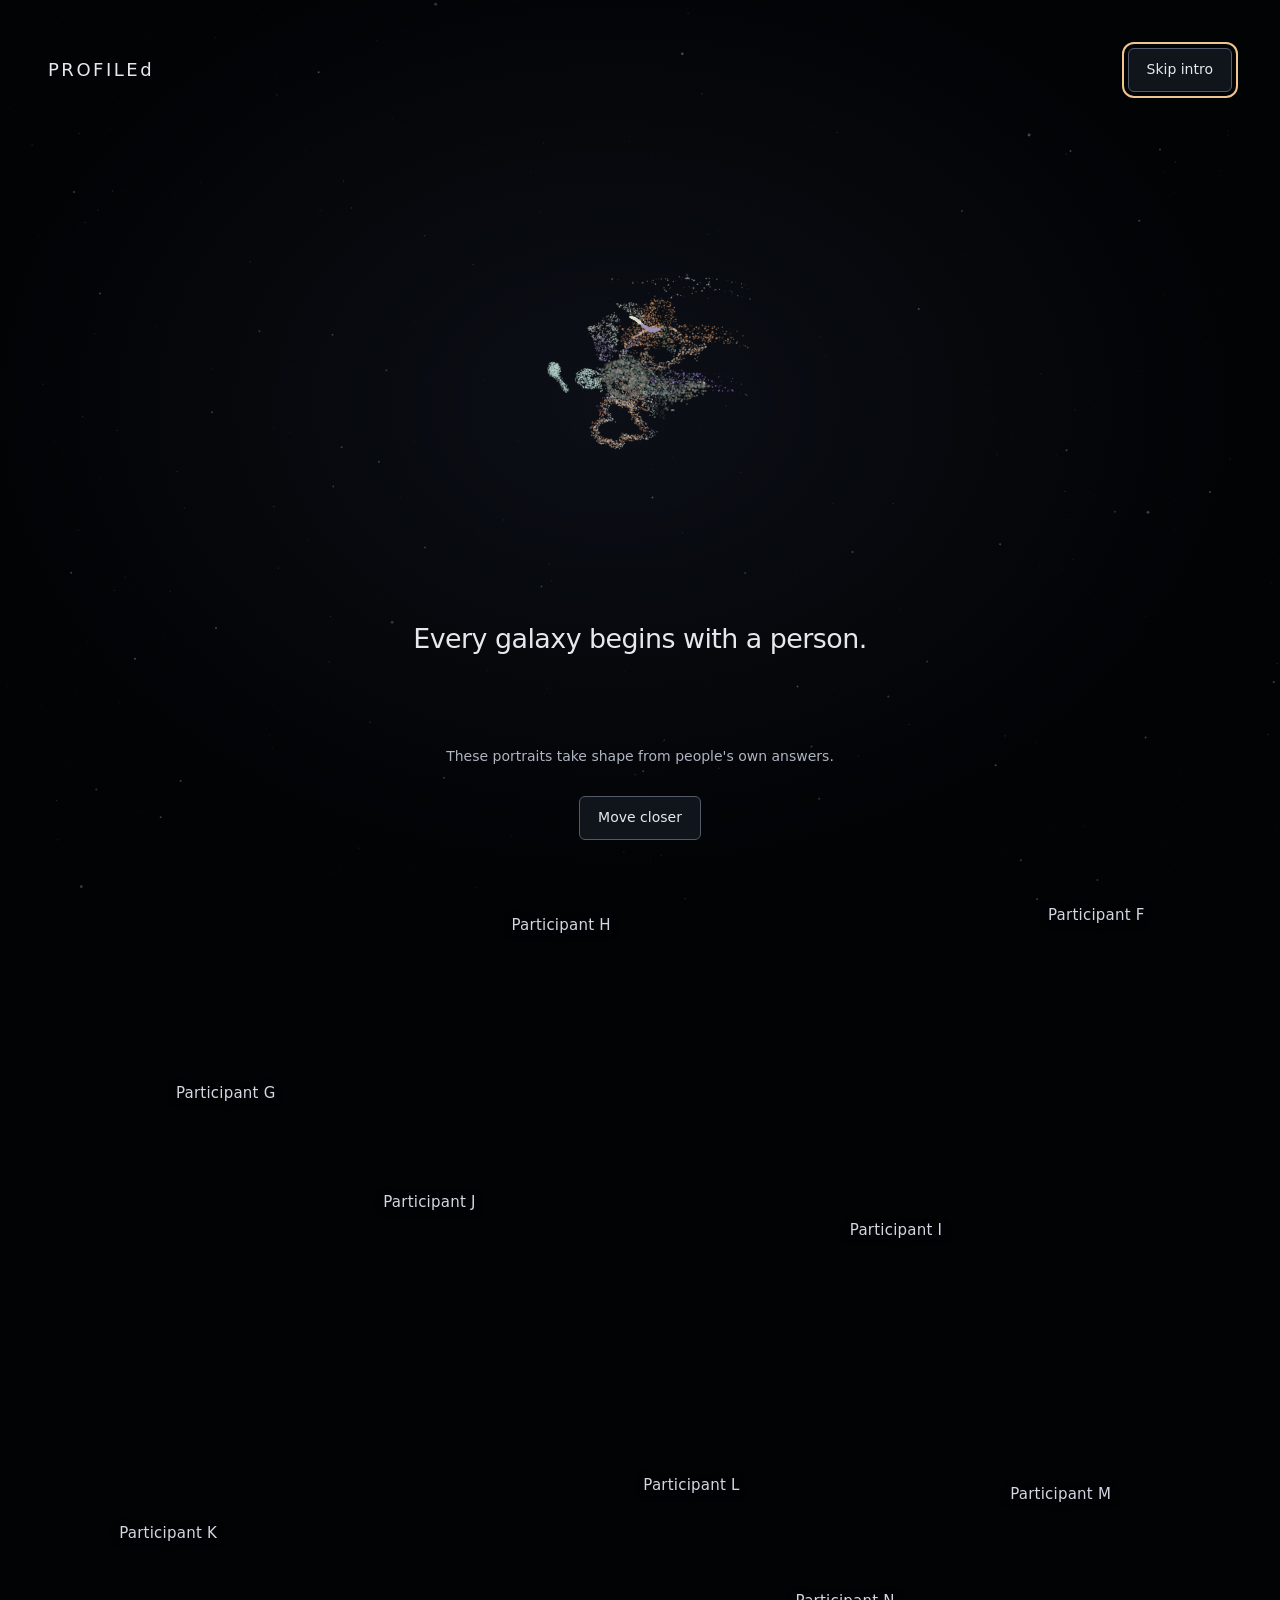
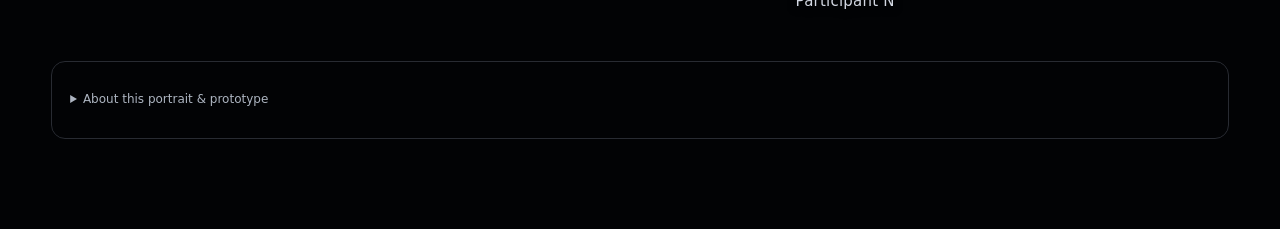
<file: prototype/ver8/index.html>
<!doctype html>
<html lang="en">
  <head>
    <meta charset="utf-8" />
    <meta name="viewport" content="width=device-width,initial-scale=1" />
    <title>PROFILEd · Personal constellations</title>
    <link rel="stylesheet" href="app/style.css?v=8.0" />
    <link rel="stylesheet" href="app/ui-polish.css?v=8.0" />
      <link rel="stylesheet" href="app/intro.css?v=8.0" />
  </head>
  <body>
    <header>
      <a class="brand" href="#universe">PROFILEd<span>personal constellations</span></a
      ><span class="research">VER 8 · LETTER-ALIAS DEMO · REVIEW PENDING</span>
    <button id="guide-restart" type="button">How to explore</button></header>
    <aside id="welcome-guide" aria-label="Getting started" hidden>
      <small id="guide-step"></small><h2 id="guide-title"></h2>
      <p id="guide-copy"></p><button id="guide-action" type="button">Explore the sky</button>
      <button id="guide-skip" type="button">Skip guide</button>
    </aside>
    <main>
      <nav id="page-navigation" aria-label="Page navigation" hidden>
        <button id="home">← Sky</button
        ><button id="back" hidden>Back to profile</button><span id="breadcrumb"></span>
      </nav>
      <section class="intro">
        <p class="eyebrow" id="eyebrow">FOURTEEN PERSONAL WORLDS</p>
        <h1 id="heading">Find a place to begin.</h1>
        <p id="subtitle">
          Explore a profile, or choose two worlds to discover their explicit common
          ground.
        </p>
      </section>
      <details id="comparison-options" hidden>
        <summary id="comparison-options-label">Comparison options</summary>
        <div id="comparison-options-content"></div>
      </details>
      <details id="sky-options"><summary>Filter perspectives & themes</summary><div id="sky-options-content"></div></details>
      <div class="toolbar" id="main-toolbar">
        <div id="pair-controls">
          <label>First profile <select id="person-a"></select></label>
          <label>Second profile <select id="person-b"></select></label>
          <button id="compare">Compare two profiles</button>
        </div>
        <label id="self-label"
          >View
          <select id="self"></select></label
        ><label id="domain-label"
          >Theme
          <select id="domain"></select
        ></label>
      </div>
      <div id="self-switch" aria-label="Self perspective" hidden></div>
      <button id="explore-toggle" hidden aria-expanded="false" aria-controls="explore-panel">Explore topics ↓</button>
      <fieldset id="legend">
        <legend>Shared answers</legend>
        <label
          ><input type="checkbox" value="value" checked /><i class="value"></i>Same
          response</label
        ><label
          ><input type="checkbox" value="choice" checked /><i class="choice"></i>Shared
          choice</label
        ><label
          ><input type="checkbox" value="reason" checked /><i class="reason"></i>Shared
          reason</label
        >
      </fieldset>
      <button id="reset-filters" hidden>Reset filters</button>
      <p id="link-note" class="muted" role="status"></p>
      <button id="explore-connections" hidden></button>
      <div id="connection-suggestions" aria-label="Other profiles with shared evidence" hidden></div>
      <p id="coverage-note" class="muted"></p>
      <div id="stage">
        <div id="sky-controls" hidden>
          <button id="pair-mode" type="button" aria-pressed="false">Select two galaxies</button>
          <button id="open-pair" type="button" hidden>Open comparison</button>
          <button id="clear-pair" type="button" hidden>Clear selection</button>
        </div>
        <svg id="links" aria-label="Connections between profiles"></svg>
        <div id="worlds"></div>
      </div>
      <div id="link-tooltip" role="tooltip" hidden></div>
      <aside id="topic-preview" hidden aria-label="Live topic preview">
        <div class="preview-heading"><strong id="preview-title"></strong><button id="preview-collapse" aria-expanded="true">Minimise</button><button id="preview-close" aria-label="Close preview">×</button></div>
        <p id="preview-help">Live animation · same mapping as the topic page</p>
        <label id="preview-item-label" hidden>Interest <select id="preview-item"></select></label>
        <div id="preview-frame"></div>
        <div id="preview-reading" aria-label="Response and source"></div>
        <button id="preview-open">Open full topic</button>
      </aside>
      <details id="explore-panel">
        <summary>Explore topics & source records</summary>
        <div id="explore-filters"></div>
        <div id="topics"></div>
      </details>
      <section id="detail" hidden></section>
      <aside id="evidence" hidden aria-live="polite">
        <button id="close-evidence">Close</button>
        <p class="eyebrow" id="evidence-type"></p>
        <h2 id="evidence-title"></h2>
        <div id="evidence-text"></div>
        <button id="inspect">Inspect this topic together</button>
      </aside>
      <details class="about">
        <summary>About this portrait & prototype</summary>
        <p>
          The galaxy samples the actual mapped question visuals. Domain directions and camera motion use shared rules. Q23 selections enlarge topic footprints; Q24 invitations move topics outward. These do not change sharing permissions.
          Missing answers and pending mappings add no invented shapes. Selves are
          perspectives across situations; interests and later narrative studies without a self assignment appear only under All selves. Empty profiles are hidden in filtered sky views.
        </p>
        <p>
          Click a galaxy to open its profile. Shift-click two galaxies (or use Select two
          galaxies) to reveal their eligible connections in the sky. Hover or focus a line
          for a short explanation; click it for the original evidence. Lines distinguish
          exact numeric responses within the same question and self, shared categorical
          choices, and explicitly assigned shared reasons. A line does not measure
          similarity or relationship strength. No approximate matches or keyword guesses
          are used. Name-side dots and numbers count exact evidence items in the active filters, not unique topics or relationship strength. Click empty sky to clear selection.
        </p>
        <p>
          All fourteen records are available for local researcher inspection. In this
          local test, all profiles may enter pair comparison even if their recorded Q37
          scope is blank or restrictive. The original survey scope remains visible in
          each topic and is not changed. Story-card permissions remain separate. This
          test override is not participant consent for sharing or publication.
        </p>
        <p>
          Unmapped answers remain inspectable in a single profile with their source. No
          data is sent to a server. Use the source guide in this folder to edit the
          individual rules.
        </p>
      </details>
    </main>
    <script src="generated/catalog.js"></script>
    <!-- 本地直接打开：逐人载入可见画像，不依赖运行时解压。 -->
    <script src="app/profile-loader.js?v=8.0"></script>
    <script src="app/config.js?v=8.0"></script>
    <script src="shared/self-views.js"></script>
    <script src="app/connections.js"></script>
    <script src="shared/q7-reasons.js"></script>
    <script src="app/mapping-reading.js"></script>
    <script src="app/experience.js?v=8.0"></script>
    <script src="app/app.js?v=8.0"></script>
      <script src="app/intro.js?v=8.0"></script>
  </body>
</html>
</file>
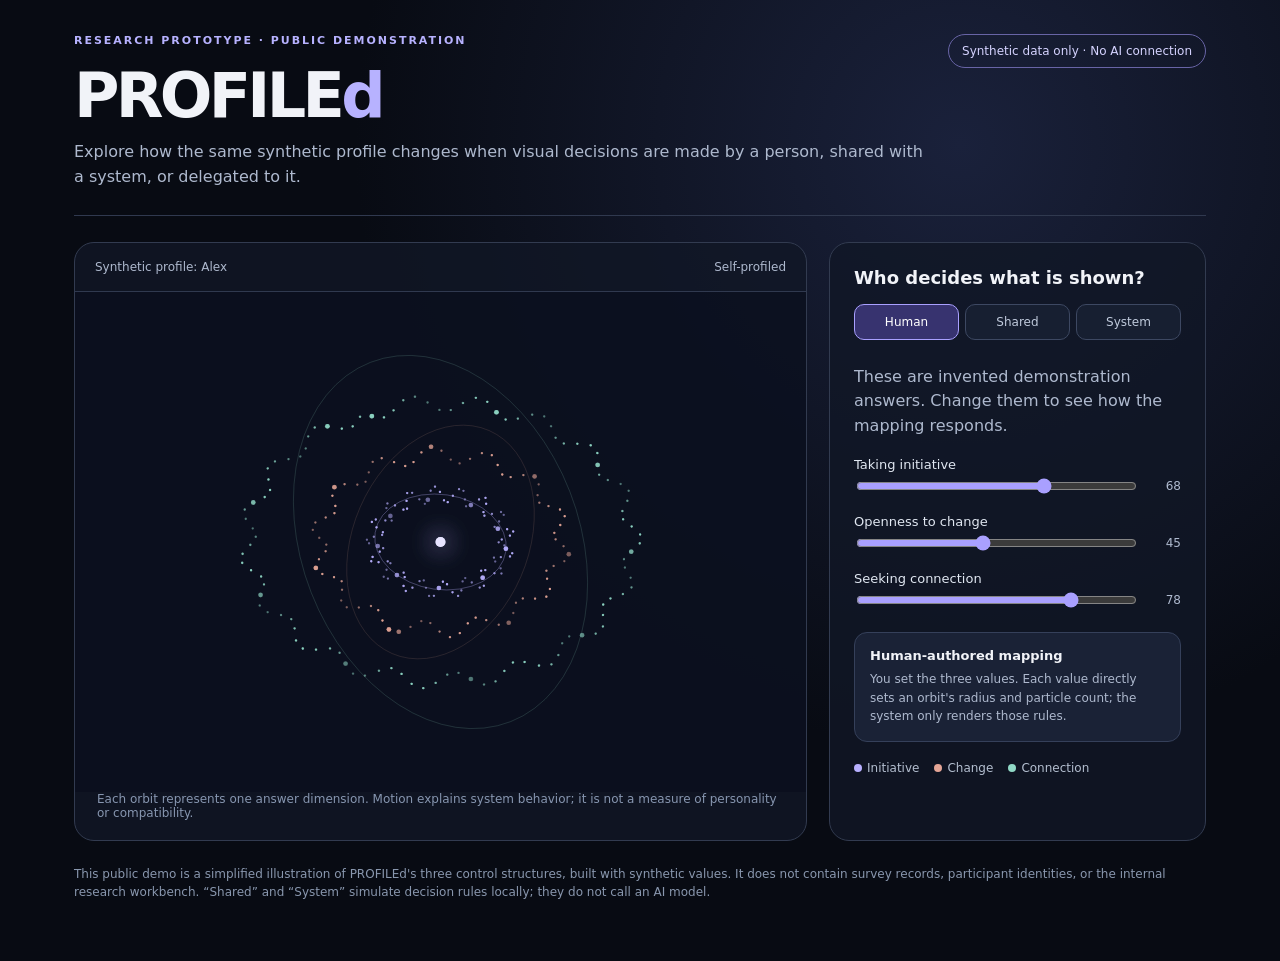
<file: prototype/PROFILEd_public_demo.html>
<!doctype html>
<html lang="en">
<head>
  <meta charset="utf-8">
  <meta name="viewport" content="width=device-width, initial-scale=1">
  <title>PROFILEd — Synthetic Data Demo</title>
  <style>
    :root{color-scheme:dark;font-family:Inter,ui-sans-serif,system-ui,-apple-system,BlinkMacSystemFont,"Segoe UI",sans-serif;background:#080b13;color:#f1f3f8}
    *{box-sizing:border-box}body{margin:0;background:radial-gradient(circle at 75% 15%,#1a213b 0%,#080b13 48%)}
    main{max-width:1180px;margin:auto;padding:34px 24px 60px}
    header{display:flex;justify-content:space-between;align-items:start;gap:24px;border-bottom:1px solid #30394f;padding-bottom:25px}
    h1{font-size:clamp(36px,5vw,62px);letter-spacing:-.06em;margin:0 0 8px}h1 span{color:#b7b2ff}
    h2{font-size:18px;margin:0 0 16px}p{line-height:1.55;color:#aeb9ce;margin:0}
    .eyebrow{color:#b7b2ff;text-transform:uppercase;letter-spacing:.18em;font-size:11px;font-weight:800;margin-bottom:12px}
    .badge{font-size:12px;color:#d5d3ff;border:1px solid #6864a6;border-radius:999px;padding:9px 13px;white-space:nowrap}
    .layout{display:grid;grid-template-columns:minmax(0,1.75fr) minmax(260px,.9fr);gap:22px;margin-top:26px}
    .panel{border:1px solid #323b50;border-radius:20px;background:#111726cc;overflow:hidden}
    .canvasbar{padding:17px 20px;display:flex;justify-content:space-between;align-items:center;border-bottom:1px solid #30394f;font-size:12px;color:#aeb9ce}
    #scene{display:block;width:100%;height:500px}
    .visualnote{padding:0 22px 20px;font-size:12px;color:#8796b0}
    .controls{padding:24px}.modes{display:grid;grid-template-columns:repeat(3,1fr);gap:6px;margin-bottom:25px}
    button{font:inherit;cursor:pointer;border-radius:10px;border:1px solid #3d4862;background:#171f31;color:#c1cbdd;padding:10px 6px;font-size:12px}
    button.active{background:#37336f;color:#fff;border-color:#a9a0ff}button:hover{border-color:#a9a0ff}
    label{display:block;margin:18px 0 4px;font-size:13px;color:#e0e7f1}.range{display:flex;align-items:center;gap:12px}
    input[type=range]{width:100%;accent-color:#a9a0ff}.number{min-width:30px;text-align:right;color:#aeb9ce;font-size:12px}
    .explain{background:#1a2236;border-radius:13px;padding:15px;margin-top:22px;border:1px solid #35405a}
    .explain strong{display:block;font-size:13px;margin-bottom:7px}.explain p{font-size:12px}
    .key{display:flex;gap:15px;flex-wrap:wrap;margin-top:19px;color:#b4bfd0;font-size:12px}.dot{display:inline-block;width:8px;height:8px;border-radius:50%;margin-right:5px}
    footer{margin-top:24px;color:#8997ae;font-size:12px;line-height:1.5}
    @media(max-width:820px){header{display:block}.badge{display:inline-block;margin-top:16px}.layout{grid-template-columns:1fr}#scene{height:390px}}
  </style>
</head>
<body>
<main>
  <header>
    <div><div class="eyebrow">Research prototype · public demonstration</div><h1>PROFILE<span>d</span></h1><p>Explore how the same synthetic profile changes when visual decisions are made by a person, shared with a system, or delegated to it.</p></div>
    <div class="badge">Synthetic data only · No AI connection</div>
  </header>
  <section class="layout">
    <div class="panel">
      <div class="canvasbar"><span>Synthetic profile: Alex</span><span id="mode-name">Self-profiled</span></div>
      <canvas id="scene" aria-label="Animated constellation representing synthetic profile values"></canvas>
      <div class="visualnote">Each orbit represents one answer dimension. Motion explains system behavior; it is not a measure of personality or compatibility.</div>
    </div>
    <div class="panel controls">
      <h2>Who decides what is shown?</h2>
      <div class="modes" role="group" aria-label="Control model">
        <button class="active" data-mode="self">Human</button>
        <button data-mode="co">Shared</button>
        <button data-mode="algorithm">System</button>
      </div>
      <p>These are invented demonstration answers. Change them to see how the mapping responds.</p>
      <label for="initiative">Taking initiative</label><div class="range"><input id="initiative" type="range" min="0" max="100" value="68"><span class="number" id="initiative-value">68</span></div>
      <label for="openness">Openness to change</label><div class="range"><input id="openness" type="range" min="0" max="100" value="45"><span class="number" id="openness-value">45</span></div>
      <label for="connection">Seeking connection</label><div class="range"><input id="connection" type="range" min="0" max="100" value="78"><span class="number" id="connection-value">78</span></div>
      <div class="explain"><strong id="decision-title">Human-authored mapping</strong><p id="decision-text">You set the three values. Each value directly sets an orbit's radius and particle count; the system only renders those rules.</p></div>
      <div class="key"><span><i class="dot" style="background:#b8b0ff"></i>Initiative</span><span><i class="dot" style="background:#e4a596"></i>Change</span><span><i class="dot" style="background:#90d8c6"></i>Connection</span></div>
    </div>
  </section>
  <footer>This public demo is a simplified illustration of PROFILEd's three control structures, built with synthetic values. It does not contain survey records, participant identities, or the internal research workbench. “Shared” and “System” simulate decision rules locally; they do not call an AI model.</footer>
</main>
<script>
  const canvas=document.getElementById('scene'),ctx=canvas.getContext('2d');
  const inputs=['initiative','openness','connection'].map(id=>document.getElementById(id));
  const colors=['#b8b0ff','#e4a596','#90d8c6'];
  const descriptions={
    self:['Self-profiled','Human-authored mapping','You set the three values. Each value directly sets an orbit’s radius and particle count; the system only renders those rules.'],
    co:['Co-profiled','Shared mapping','Your values remain visible, while a deterministic system rule blends neighboring dimensions. This illustrates a shared decision boundary without making an AI call.'],
    algorithm:['Algorithmically profiled','System-selected emphasis','A deterministic rule emphasizes the highest value and reduces the lowest. This illustrates the consequences of delegated selection, not an inference about a real person.']
  };
  let mode='self',time=0;
  document.querySelectorAll('[data-mode]').forEach(button=>button.addEventListener('click',()=>{
    mode=button.dataset.mode;document.querySelectorAll('[data-mode]').forEach(b=>b.classList.toggle('active',b===button));
    document.getElementById('mode-name').textContent=descriptions[mode][0];
    document.getElementById('decision-title').textContent=descriptions[mode][1];
    document.getElementById('decision-text').textContent=descriptions[mode][2];
  }));
  inputs.forEach(input=>input.addEventListener('input',()=>document.getElementById(input.id+'-value').textContent=input.value));
  function valueMap(v){
    if(mode==='self')return v;
    if(mode==='co')return v.map((n,i)=>Math.round(.72*n+.28*v[(i+1)%3]));
    const hi=v.indexOf(Math.max(...v)),lo=v.indexOf(Math.min(...v));
    return v.map((n,i)=>i===hi?Math.min(100,n+13):i===lo?Math.max(0,n-18):n);
  }
  function resize(){const dpr=Math.min(window.devicePixelRatio||1,2),rect=canvas.getBoundingClientRect();canvas.width=Math.round(rect.width*dpr);canvas.height=Math.round(rect.height*dpr);ctx.setTransform(dpr,0,0,dpr,0,0)}
  window.addEventListener('resize',resize);resize();
  function frame(){
    const w=canvas.clientWidth,h=canvas.clientHeight,cx=w/2,cy=h/2;
    ctx.fillStyle='rgba(9,14,27,.27)';ctx.fillRect(0,0,w,h);
    const raw=inputs.map(x=>Number(x.value)),mapped=valueMap(raw),scale=Math.min(w,h)/500;
    ctx.save();ctx.translate(cx,cy);
    mapped.forEach((v,i)=>{
      const radius=(47+i*62+v*.28)*scale,count=Math.round(44+v*.75),phase=time*(i%2?-.11:.13)+i*2.1;
      ctx.strokeStyle=colors[i]+'33';ctx.lineWidth=1;ctx.beginPath();ctx.ellipse(0,0,radius,radius*.72,phase,0,Math.PI*2);ctx.stroke();
      for(let k=0;k<count;k++){
        const a=k/count*Math.PI*2+phase,jitter=Math.sin(k*13.7+i*8.1)*8*scale;
        const x=Math.cos(a)*(radius+jitter),y=Math.sin(a)*(radius*.72+jitter);
        const size=(k%11===0?2.3:1.15)*scale,alpha=.35+.55*(.5+.5*Math.sin(time*1.2+k*.63));
        ctx.globalAlpha=alpha;ctx.fillStyle=colors[i];ctx.beginPath();ctx.arc(x,y,size,0,Math.PI*2);ctx.fill();
      }
    });
    ctx.globalAlpha=1;ctx.fillStyle='#e7e4ff';ctx.shadowColor='#b7b0ff';ctx.shadowBlur=26;ctx.beginPath();ctx.arc(0,0,5*scale,0,Math.PI*2);ctx.fill();ctx.restore();
    time+=.016;requestAnimationFrame(frame);
  }
  frame();
</script>
</body>
</html>
</file>
<file: prototype/ver8/app/style.css>
/* 颜色与页面材料：以下数值是整体视觉设计，不对应个人答案。 */
:root {
  color-scheme: dark;
  --bg: #080e12;
  --ink: #dce4df;
  --muted: #8b9e9b;
  --line: #253735;
  --mint: #bad2c8;
}
* {
  box-sizing: border-box;
}
body {
  margin: 0;
  background: radial-gradient(ellipse at 50% 15%, #112026 0%, var(--bg) 65%);
  color: var(--ink);
  font:
    14px/1.65 system-ui,
    sans-serif;
  min-height: 100vh;
}
header {
  display: flex;
  justify-content: space-between;
  align-items: center;
  padding: 24px 4vw;
  border-bottom: 1px solid var(--line);
  gap: 20px;
}
.brand {
  font-size: 23px;
  letter-spacing: 0.12em;
  color: var(--ink);
  text-decoration: none;
}
.brand span {
  display: block;
  font-size: 10px;
  letter-spacing: 0.2em;
  color: var(--muted);
}
.research {
  font-size: 10px;
  letter-spacing: 0.13em;
  color: #acb69e;
}
main {
  max-width: 1500px;
  margin: auto;
  padding: 24px 4vw 70px;
}
nav {
  display: flex;
  align-items: center;
  gap: 16px;
}
h1 {
  font-family: Georgia, serif;
  font-weight: 400;
  font-size: clamp(32px, 4vw, 56px);
  line-height: 1.15;
  margin: 12px 0;
}
h2,
h3 {
  font-weight: 400;
}
h2 {
  font-size: 23px;
}
h3 {
  margin: 4px 0;
}
.eyebrow {
  letter-spacing: 0.18em;
  font-size: 10px;
  color: var(--mint);
}
.intro {
  margin: 36px 0 26px;
}
.intro > p:last-child {
  max-width: 880px;
  color: var(--muted);
}
button,
select {
  font: inherit;
  color: var(--ink);
  background: #111e23;
  border: 1px solid #344846;
  border-radius: 22px;
  padding: 8px 15px;
  cursor: pointer;
}
button:hover {
  border-color: #b1cbbf;
  background: #1b3035;
}
button:focus-visible,
a:focus-visible,
select:focus-visible,
input:focus-visible {
  outline: 2px solid #e2b88d;
  outline-offset: 4px;
}
button[aria-pressed="true"] {
  border-color: #d6b391;
  background: #293134;
}
select {
  max-width: 260px;
}
a {
  color: var(--mint);
}
.toolbar {
  display: flex;
  flex-wrap: wrap;
  gap: 16px;
  align-items: end;
  margin: 16px 0;
}
.toolbar label {
  display: flex;
  gap: 7px;
  flex-direction: column;
  color: var(--muted);
  font-size: 12px;
}
#pair-controls {
  display: flex;
  flex-wrap: wrap;
  align-items: end;
  gap: 16px;
}
body.universe-mode #pair-controls {
  display: none;
}
.toolbar.secondary {
  align-items: center;
}
.secondary label {
  flex-direction: row;
  align-items: center;
}
input[type="range"] {
  accent-color: var(--mint);
  width: 150px;
}
fieldset {
  border: 0;
  border-top: 1px solid var(--line);
  padding: 16px 0;
  display: flex;
  gap: 20px;
  flex-wrap: wrap;
}
legend {
  font-size: 11px;
  color: var(--muted);
}
fieldset label {
  display: flex;
  gap: 8px;
  align-items: center;
  font-size: 12px;
}
i {
  display: inline-block;
  width: 27px;
  border-top: 1px solid #b8d7d3;
}
i.choice {
  border-top: 3px double #dcb48a;
}
i.reason {
  border-top: 2px dotted #b6a0dc;
}
.muted {
  color: var(--muted);
  font-size: 12px;
}
/* 首页星空：卡片绝对定位并缓慢漂移；双选时缩放与退让由 app/app.js 设置。 */
#stage {
  position: relative;
  isolation: isolate;
}
#stage.sky {
  height: var(--sky-height, 1450px);
  background:
    radial-gradient(ellipse at 22% 20%, #24393731, transparent 28%),
    radial-gradient(ellipse at 78% 57%, #222b3c28, transparent 32%),
    radial-gradient(circle at 13% 19%, #b5cac342 0 1px, transparent 2px),
    radial-gradient(circle at 75% 24%, #d7b99c3a 0 1px, transparent 2px),
    radial-gradient(circle at 42% 70%, #a6bbc13a 0 1px, transparent 2px),
    #080e12;
}
#sky-controls {
  position: absolute;
  top: 16px;
  right: 16px;
  z-index: 6;
  display: flex;
  flex-wrap: wrap;
  justify-content: end;
  gap: 7px;
}
#sky-controls button {
  font-size: 11px;
  padding: 5px 10px;
  background: #102025bd;
}
#link-tooltip {
  position: fixed;
  z-index: 30;
  width: min(275px, calc(100% - 24px));
  padding: 11px 13px;
  border: 1px solid #657c76;
  border-radius: 9px;
  background: #112127f2;
  box-shadow: 0 10px 35px #0009;
  font-size: 11px;
  line-height: 1.4;
  pointer-events: none;
}
#link-tooltip strong,
#link-tooltip span {
  display: block;
}
#link-tooltip span {
  margin-top: 3px;
  color: #b7c9c4;
}
/* 连接线：真实依据由 app/connections.js 决定；这里仅设置外观和点击区域。 */
#links {
  position: absolute;
  inset: 0;
  width: 100%;
  height: 100%;
  pointer-events: none;
  z-index: 3;
  overflow: visible;
}
#links path {
  pointer-events: stroke;
  cursor: pointer;
}
#links .link-stroke,
#detail-lines .link-stroke {
  pointer-events: none;
  transition: opacity 120ms ease, stroke-width 120ms ease;
}
#stage.sky #links .link-stroke:not(.hovered):not(.active) {
  filter: drop-shadow(0 0 2px currentColor);
}
#links .link-stroke.hovered,
#detail-lines .link-stroke.hovered {
  opacity: 0.95;
  stroke-width: 2.5;
  filter: drop-shadow(0 0 5px currentColor);
}
#links .link-stroke.active,
#detail-lines .link-stroke.active {
  opacity: 1;
  stroke-width: 2.1;
  filter: drop-shadow(0 0 5px currentColor);
}
#links .link-hit,
#detail-lines .link-hit {
  pointer-events: stroke;
  cursor: pointer;
  /* SVG paths can receive a browser focus rectangle after a mouse click.
     Keyboard focus is shown by the corresponding glowing line instead. */
  outline: none;
}
#worlds {
  display: grid;
  grid-template-columns: repeat(4, minmax(0, 1fr));
  gap: 12px;
}
#worlds.pair {
  grid-template-columns: repeat(2, minmax(0, 1fr));
}
#worlds.single {
  grid-template-columns: 1fr;
}
#stage.sky #worlds {
  position: absolute;
  inset: 0;
  display: block;
}
#stage.sky .world {
  position: absolute;
  width: clamp(185px, 17vw, 250px);
  border: 0;
  border-radius: 0;
  padding: 0;
  background: none;
  cursor: pointer;
  transform: translate(
    calc(-50% + var(--drift-x, 0px)),
    calc(-50% + var(--drift-y, 0px))
  ) scale(var(--focus-scale, 1));
  transition: transform 650ms cubic-bezier(0.2, 0.75, 0.2, 1);
  z-index: 1;
}
#stage.sky .world.pair-focus {
  z-index: 4;
}
@media (prefers-reduced-motion: reduce) {
  #stage.sky .world {
    transition: none;
  }
}
#stage.sky .world::before {
  content: "";
  position: absolute;
  inset: 13% 8% 18%;
  background: radial-gradient(ellipse, #a3c1b02e, transparent 68%);
  opacity: 0;
  pointer-events: none;
}
#stage.sky .world:hover::before,
#stage.sky .world:focus-visible::before,
#stage.sky .world.selected::before {
  opacity: 1;
}
#stage.sky .world:hover canvas,
#stage.sky .world:focus-visible canvas,
#stage.sky .world.selected canvas {
  filter: brightness(1.25);
}
#stage.sky .world canvas {
  height: 190px;
}
#stage.sky .world h2 {
  margin: -5px 0 0;
  text-shadow: 0 2px 8px #000;
}
#stage.sky .world p {
  position: absolute;
  width: 1px;
  height: 1px;
  overflow: hidden;
  clip-path: inset(50%);
  white-space: nowrap;
}
.world {
  position: relative;
  text-align: center;
  border: 1px solid transparent;
  border-radius: 20px;
  padding: 12px 0 20px;
  min-width: 0;
}
.world.focus {
  border-color: #2a423f;
  background: #10202555;
}
.world canvas {
  display: block;
  width: 100%;
  height: 220px;
  cursor: pointer;
}
.world h2 {
  margin: 0 0 5px;
  font-size: 17px;
}
.world p {
  margin: 0 0 10px;
  font-size: 11px;
  color: var(--muted);
}
.world button {
  font-size: 11px;
  padding: 5px 12px;
}
.pair .world canvas {
  height: 420px;
}
.single .world canvas {
  height: 480px;
}
#topics {
  margin: 30px 0;
  display: grid;
  grid-template-columns: repeat(3, minmax(0, 1fr));
  gap: 14px;
}
.topic {
  border: 1px solid var(--line);
  border-radius: 16px;
  padding: 20px;
  text-align: left;
  background: #101b20;
}
.topic .domain {
  font-size: 10px;
  color: var(--mint);
  letter-spacing: 0.06em;
}
.topic p {
  font-size: 12px;
  color: var(--muted);
}
.topic.pending {
  border-style: dashed;
}
.topic a {
  font-size: 12px;
}
.topic.invited:after {
  content: "○ Open to conversation";
  font-size: 11px;
  color: #d6b391;
}
.detail-grid {
  display: grid;
  grid-template-columns: repeat(2, minmax(0, 1fr));
  gap: 24px;
}
.detail-grid.solo {
  grid-template-columns: 1fr;
}
.detail-card {
  min-width: 0;
  border-top: 1px solid var(--line);
  padding-top: 16px;
}
.detail-card iframe {
  display: block;
  width: 100%;
  height: 500px;
  border: 0;
  background: transparent;
}
.detail-card .interests {
  display: grid;
  grid-template-columns: repeat(auto-fit, minmax(240px, 1fr));
  gap: 8px;
}
.interests iframe {
  height: 350px;
}
.source {
  white-space: pre-wrap;
  overflow-wrap: anywhere;
  padding: 12px 0;
  border-bottom: 1px solid var(--line);
}
.source small {
  display: block;
  color: var(--muted);
  font-size: 11px;
}
.source strong {
  font-weight: 400;
}
.scope {
  font-size: 11px;
  color: #d6b391;
}
.mapping,
details.about {
  padding: 18px;
  border: 1px solid var(--line);
  border-radius: 14px;
  margin: 20px 0;
}
details summary {
  cursor: pointer;
}
.mapping p {
  color: var(--muted);
}
pre {
  white-space: pre-wrap;
  overflow-wrap: anywhere;
  font: 12px/1.6 monospace;
}
.connection-list {
  display: flex;
  gap: 8px;
  flex-wrap: wrap;
  margin: 18px 0;
}
.connection-list button {
  font-size: 12px;
}
#detail {
  position: relative;
}
#detail-lines {
  position: absolute;
  inset: 0;
  pointer-events: none;
  width: 100%;
  height: 100%;
  z-index: 2;
}
#detail-lines path {
  pointer-events: stroke;
  cursor: pointer;
}
#evidence {
  position: fixed;
  z-index: 20;
  right: 24px;
  bottom: 24px;
  width: min(480px, calc(100vw - 48px));
  max-height: 70vh;
  overflow: auto;
  padding: 24px;
  background: #15242bf5;
  border: 1px solid #67887c;
  border-radius: 18px;
  box-shadow: 0 15px 80px #0009;
}
#close-evidence {
  float: right;
}
#evidence-text {
  white-space: pre-wrap;
  overflow-wrap: anywhere;
}
.about {
  font-size: 12px;
  color: var(--muted);
}
[hidden] {
  display: none !important;
}
@media (max-width: 950px) {
  #worlds {
    grid-template-columns: repeat(3, minmax(0, 1fr));
  }
  #topics {
    grid-template-columns: repeat(2, minmax(0, 1fr));
  }
  #stage.sky .world {
    width: 205px;
  }
}
@media (max-width: 650px) {
  header {
    align-items: start;
  }
  .research {
    max-width: 150px;
  }
  #worlds {
    grid-template-columns: repeat(2, minmax(0, 1fr));
  }
  #worlds.pair,
  .detail-grid {
    grid-template-columns: 1fr;
  }
  .world canvas {
    height: 190px;
  }
  #stage.sky .world {
    width: min(42vw, 180px);
  }
  #stage.sky .world canvas {
    height: 160px;
  }
  #stage.sky .world h2 {
    font-size: 14px;
  }
  .pair .world canvas {
    height: 300px;
  }
  #topics {
    grid-template-columns: 1fr;
  }
  .toolbar {
    gap: 10px;
  }
  .detail-card iframe {
    height: 400px;
  }
  #breadcrumb {
    font-size: 11px;
  }
}

/* 紧凑天空工具栏 */
body.universe-mode header { padding-top: 12px; padding-bottom: 12px; }
body.universe-mode nav { margin: 8px 0; }
body.universe-mode .intro { margin: 12px 0; }
body.universe-mode .intro .eyebrow, body.universe-mode #subtitle { display: none; }
body.universe-mode h1 { font-size: 24px; margin: 6px 0; }
body.universe-mode .toolbar { display: inline-flex; margin: 4px 24px 4px 0; gap: 16px; }
body.universe-mode .toolbar label { flex-direction: row; align-items: center; }
body.universe-mode #legend { display: inline-flex; margin: 4px 0; padding: 0; border: 0; gap: 14px; }
body.universe-mode #legend legend { display: none; }
body.universe-mode button, body.universe-mode select { border-radius: 0; border: 0; border-bottom: 1px solid #344846; background: transparent; padding: 4px 8px; }
body.universe-mode #link-note { font-size: 12px; margin: 8px 0; }
body.universe-mode #stage.sky { margin-top: 6px; }
/* 共同依据提示点与精确条数 */
.match-hint { display: inline-block; width: 8px; height: 8px; margin: 0 22px 0 10px; vertical-align: middle; border-radius: 50%; background: var(--match-colour, #d5e4dc); box-shadow: 0 0 8px var(--match-glow, #b2d2c6); transition: background-color 180ms ease, box-shadow 180ms ease; position: relative; }
.match-hint[hidden] { display: none; }
.match-hint::after { content: attr(data-count); position: absolute; left: 11px; top: 50%; transform: translateY(-50%); color: var(--match-colour); font: 600 12px/1 system-ui; font-variant-numeric: tabular-nums; }
.match-hint-label { display: none; position: absolute; bottom: 18px; left: 50%; transform: translateX(-50%); width: 210px; padding: 9px 12px; background: #0b171bee; color: #d5e4dc; font: 12px/1.5 sans-serif; pointer-events: none; }
.world:hover .match-hint-label, .world:focus-visible .match-hint-label { display: block; }
#explore-connections { margin: 0 0 12px; font-size: 12px; }
.topic.visual-active { opacity: 1 !important; border-color: #efbd83; background: #283838; box-shadow: 0 0 24px #dca56c44; }
.single canvas { cursor: crosshair; }
#detail iframe[data-visual] { background: #071014; color-scheme: dark; }
#links .link-stroke.hovered, #detail-lines .link-stroke.hovered { opacity: 1; stroke-width: 3.5; filter: drop-shadow(0 0 8px currentColor); }
#links .link-hit, #detail-lines .link-hit { outline: none; }
/* 单人局部实时预览 */
#topic-preview { position: fixed; right: 18px; bottom: 18px; z-index: 45; width: min(430px, calc(100vw - 28px)); max-height: 86vh; overflow: auto; padding: 12px; background: #071014; border: 1px solid #57766f; box-shadow: 0 8px 32px #0008; display: flex; flex-direction: column; gap: 5px; }
.preview-heading { display: flex; align-items: center; justify-content: space-between; gap: 8px; }
#preview-help { font-size: 12px; margin: 6px 0; color: #adc3b9; }
#preview-frame { flex: 0 0 auto; }
#preview-frame iframe { width: 100%; height: 265px; display: block; border: 0; background: #071014; color-scheme: dark; }
#preview-item { max-width: 220px; }
#preview-reading { border-top: 1px solid #344846; padding-top: 8px; font-size: 13px; }
#preview-reading p { white-space: pre-wrap; overflow-wrap: anywhere; margin: 5px 0 9px; }
#preview-reading small { color: #a9c0b6; }
.preview-response { padding: 7px 0; border-bottom: 1px solid #253735; }
#preview-reading summary { font-size: 12px; color: #dcb48a; }
#preview-open { flex-shrink: 0; }
/* Visual-first single profile / topic views */
[hidden] { display: none !important; }
body.profile-mode header { padding-top: 14px; padding-bottom: 14px; }
body.profile-mode header .brand { font-size: 22px; }
body.profile-mode header .brand span, body.profile-mode .research, body.profile-mode .intro .eyebrow, body.profile-mode #subtitle, body.profile-mode #breadcrumb { display: none; }
body.profile-mode nav { margin: 10px 0; gap: 16px; }
body.profile-mode nav button, #explore-toggle, #self-switch button { background: transparent; border: 0; border-radius: 0; padding: 6px 2px; }
body.profile-mode .intro { margin: 12px 0 8px; }
body.profile-mode h1 { font: 400 clamp(24px, 3vw, 38px)/1.2 system-ui; margin: 0; }
body.profile-mode #main-toolbar { margin: 0; gap: 0; }
#self-switch { display: inline-flex; flex-wrap: wrap; gap: 18px; margin: 8px 24px 6px 0; }
#self-switch button { color: #9eb3aa; font-size: 13px; }
#self-switch button[aria-pressed="true"] { color: #f2d4aa; border-bottom: 1px solid #dcb48a; }
body.profile-mode #link-note { font-size: 12px; margin: 4px 0; max-width: 850px; }
body.profile-mode #stage { margin-top: 0; }
body.profile-mode .single .world { border: 0; padding: 0; }
body.profile-mode .single .world > h2, body.profile-mode .single .world > p { display: none; }
body.profile-mode .single .world canvas { height: clamp(360px, 66vh, 760px); }
#explore-panel { margin: 20px 0; border-top: 1px solid #253735; padding-top: 12px; }
#explore-filters { margin-top: 12px; }
body.profile-mode #topics { display: block; margin: 12px 0; }
body.profile-mode .topic { display: block; width: 100%; border: 0; border-bottom: 1px solid #253735; border-radius: 0; text-align: left; padding: 12px 4px; }
body.profile-mode .topic h3 { font-size: 16px; margin: 4px 0; }
body.profile-mode .topic p { font-size: 12px; margin: 0; }
.source-record { border-bottom: 1px solid #253735; padding: 12px 4px; }
body.profile-mode.topic-mode #link-note { display: none; }
body.profile-mode .detail-card { border: 0; padding-top: 0; }
body.profile-mode .detail-card > iframe { height: clamp(360px, 66vh, 760px); }
.reading-panel { margin: 8px 0; padding: 12px 4px; border: 0; border-bottom: 1px solid #253735; border-radius: 0; }
.reading-panel > summary { font-size: 15px; color: #dce4df; }
@media (max-width: 600px) {
  #topic-preview { right: 14px; bottom: 10px; max-height: 85vh; }
  #self-switch { gap: 10px; }
  #self-switch button { font-size: 12px; }
  body.profile-mode .single .world canvas { height: 52vh; min-height: 300px; }
}

/* 连线命中层高于选中星系，但只有线条接收鼠标，空白仍可点穿。 */
#stage.sky #links { z-index: 5; }
#links .link-stroke.hovered, #detail-lines .link-stroke.hovered {
  opacity: 1; stroke-width: 3.5; filter: drop-shadow(0 0 7px currentColor);
}

/* 紧凑预览：一个滚动区，窄屏保留主图可见空间。 */
#preview-collapse { border: 0; background: transparent; padding: 6px; font-size: 12px; }
#topic-preview.collapsed > :not(.preview-heading) { display: none; }
/* Each section keeps its content height. The panel alone scrolls when the
   response, expanded source questions and inline guide exceed the viewport. */
#topic-preview > * { flex: 0 0 auto; min-width: 0; overflow-wrap: anywhere; }
#topic-preview { overscroll-behavior: contain; }
#connection-suggestions { font-size: 12px; padding: 8px 0; }
#connection-suggestions button { margin: 4px 8px; border-radius: 0; background: transparent; }
#coverage-note { font-size: 11px; margin: 4px 0; }
@media (max-width: 700px) {
  #topic-preview { left: 0; right: 0; bottom: 0; width: auto; max-height: 46dvh; box-sizing: border-box; }
  #preview-frame iframe { height: 185px; }
  body.preview-visible #stage { padding-bottom: 46dvh; }
  .preview-heading { position: sticky; top: -12px; background: #071014; z-index: 2; }
  #preview-close, #preview-collapse { min-height: 44px; }
}

.world.visual-loading::after { content: "Loading visual…"; display: block; text-align: center; color: #a9c0b6; font-size: 12px; }

@media (max-width: 700px) {
  body.preview-visible:not(.preview-collapsed) .single .world canvas { height: 34dvh; min-height: 170px; }
  body.preview-visible.preview-collapsed #stage { padding-bottom: 64px; }
}

/* Comparison：视觉优先；更换参与者和筛选收进同一个原生 details。 */
body.compare-mode header { padding: 10px 4vw; }
body.compare-mode header .brand { font-size: 19px; }
body.compare-mode .brand span, body.compare-mode .research,
body.compare-mode #eyebrow, body.compare-mode #subtitle,
body.compare-mode #breadcrumb, body.compare-mode #coverage-note { display: none; }
body.compare-mode main { padding-top: 12px; }
body.compare-mode nav { gap: 20px; margin: 0 0 8px; }
body.compare-mode nav button { border: 0; border-radius: 0; background: transparent; padding: 4px 0; font-size: 12px; color: #a9bdb4; }
body.compare-mode .intro { margin: 8px 0 6px; padding: 0; }
body.compare-mode h1 { font: 400 clamp(21px, 2.4vw, 30px)/1.3 system-ui; margin: 0; }
#comparison-options { position: relative; float: right; margin: 4px 0 8px 16px; z-index: 10; font-size: 12px; }
#comparison-options > summary { cursor: pointer; color: #b9ccc3; padding: 6px 0; }
#comparison-options-content { position: absolute; right: 0; top: 100%; width: min(540px, calc(100vw - 36px)); padding: 16px; background: #0b171b; border: 1px solid #344b49; box-shadow: 0 10px 28px #0008; }
#comparison-options:not([open]) > #comparison-options-content { display: none; }
body.compare-mode #main-toolbar, body.compare-mode #pair-controls { gap: 12px; margin: 0; }
body.compare-mode #main-toolbar label { font-size: 11px; }
body.compare-mode #main-toolbar select { min-width: 130px; border-radius: 4px; padding: 6px 10px; }
body.compare-mode #compare { font-size: 12px; border-radius: 4px; padding: 6px 12px; }
body.compare-mode #legend { display: flex; flex-wrap: wrap; gap: 16px; border: 0; padding: 4px 0; margin: 4px 0; }
body.compare-mode #legend legend { display: none; }
body.compare-mode #legend label { font-size: 11px; gap: 6px; }
body.compare-mode #link-note { font-size: 11px; margin: 3px 0 8px; }
body.compare-mode #stage, body.compare-mode #detail { clear: both; }
body.compare-mode .detail-card { padding-top: 8px; }
body.compare-mode .detail-card h2 { font-size: 20px; margin: 8px 0; }
body.compare-mode .detail-card h3 { font-size: 13px; margin: 8px 0; }
@media (max-width: 650px) {
  #comparison-options { float: none; margin: 2px 0; }
  #comparison-options-content { left: 0; right: auto; }
  body.compare-mode #legend { gap: 8px 14px; }
}

/* Meaning stays readable without exposing renderer objects or code locations. */
.mapping-entry { padding: 12px 0; }
.mapping-entry + .mapping-entry { border-top: 1px solid rgba(160,190,183,.16); }
.mapping-entry strong { font-weight: 500; color: #dfc4a0; }
.mapping-entry p { margin: 7px 0; line-height: 1.6; }
.mapping-entry small { color: #9cb1ab; }

/* Ver6: guidance is a small companion to the sky, never a blocking modal. */
#guide-restart { margin-left: auto; border: 0; background: none; font-size: 13px; }
#welcome-guide { position: fixed; width: min(292px, calc(100vw - 32px)); box-sizing: border-box; padding: 17px 19px; z-index: 30; border: 1px solid rgba(185,214,208,.23); border-radius: 14px; background: rgba(12,27,31,.88); backdrop-filter: blur(18px); box-shadow: 0 8px 26px #0003; }
#welcome-guide h2 { font-size: 17px; line-height: 1.35; margin: 8px 0; font-weight: 500; }
#welcome-guide p { font-size: 13px; line-height: 1.6; color: #b8ccc7; margin: 8px 0 14px; }
#welcome-guide small { font-size: 9px; letter-spacing: .15em; color: #dcb48a; }
#welcome-guide button { font-size: 12px; padding: 7px 10px; border-radius: 7px; }
#welcome-guide button:disabled { opacity: .5; cursor: default; }
#guide-skip { border: 0; background: none; color: #a8bcb6; }
.coach-target { outline: 1px solid rgba(220,180,138,.55); outline-offset: 5px; }
#sky-options { margin: 8px 0; }
#sky-options > summary { cursor: pointer; color: #afc3bd; font-size: 14px; }
#sky-options-content .toolbar { padding: 10px 0; }
@media (max-width: 700px) { #welcome-guide { width: min(270px, calc(100vw - 32px)); padding: 13px 15px; } }

/* Controls share one feedback vocabulary; artwork motion uses its survey rules. */
.world.coach-target, canvas.coach-target { outline: 0; }
.world.coach-target h2, .world:has(canvas.coach-target) h2 { color: #ffe1af; text-shadow: 0 0 10px #bc986b88; }
:where(button, select, input, summary, a, [role=button]):focus-visible { outline: 2px solid #dbb98c; outline-offset: 3px; }
@media (hover: hover) {
  :where(summary, a, select):hover { color: #ffe0ab; }
}
:where(button, summary, a, select, [role=button]):active { color: #f4cc92; }
button:disabled, select:disabled, input:disabled { opacity: .55; cursor: default; }
#stage.sky .world { transition-duration: 250ms; transition-timing-function: ease-out; }
@media (prefers-reduced-motion: reduce) {
  #stage.sky .world, .match-hint, .link-stroke { transition: none; }
  html { scroll-behavior: auto; }
}

/* Guide only: use the same stroke and dye as the line under the pointer. */
#links .connection:has(.coach-target) .link-stroke,
#links g:has(> .link-hit.coach-target) > .link-stroke {
  opacity: 1; stroke-width: 3.5; filter: drop-shadow(0 0 5px currentColor);
}
#links .link-hit.coach-target { outline: none; }

/* Independent coach and reading surfaces. Both can scroll on short screens. */
#welcome-guide { overflow-y: auto; overscroll-behavior: contain; background: #101e23; z-index: 50; }
@media (max-width: 850px) {
  body:has(#welcome-guide:not([hidden])) :is(#evidence, #topic-preview) {
    max-height: 50dvh;
    box-sizing: border-box;
  }
}


/* Compare the artwork first, then align the two people's reading sections.
   Five shared rows: name, artwork, response, mapping, source.
   A different number of interests must not push one person's source far below
   the other. On small screens each person's content stays together. */
@media (min-width: 761px) {
  body.compare-mode .detail-grid { align-items: stretch; }
  body.compare-mode .detail-grid > .detail-card {
    display: grid;
    grid-template-rows: subgrid;
    grid-row: span 5;
    row-gap: 12px;
    min-width: 0;
  }
}
.topic-artwork { min-width: 0; }
.topic-artwork .interests { align-items: start; }
.reading-panel > summary { overflow-wrap: anywhere; }
body.profile-mode .topic-artwork > iframe { height: clamp(360px, 66vh, 760px); }

/* Continuous sky: decorative stars carry no survey meaning.
   One fixed, non-interactive layer; no per-frame JS or extra hit targets. */
:root { --bg: #040507; --line: #282b32; --muted: #a1a8af; }
html { background: #040507; }
body {
  isolation: isolate;
  background: radial-gradient(ellipse at 32% 28%, #101218 0%, transparent 52%),
    radial-gradient(ellipse at 80% 72%, #0c0e14 0%, transparent 45%), #040507;
  background-attachment: fixed;
}
body::before {
  content: ""; position: fixed; inset: 0; z-index: -1; pointer-events: none;
  background: radial-gradient(circle at 11.47% 69.85%, rgba(218,226,242,0.29) 0 0.82px, transparent 1.5px),
    radial-gradient(circle at 27.57% 26.07%, rgba(218,226,242,0.31) 0 0.70px, transparent 1.5px),
    radial-gradient(circle at 30.69% 68.05%, rgba(218,226,242,0.22) 0 0.75px, transparent 1.5px),
    radial-gradient(circle at 12.60% 22.88%, rgba(218,226,242,0.35) 0 0.56px, transparent 1.5px),
    radial-gradient(circle at 26.52% 79.82%, rgba(218,226,242,0.28) 0 0.47px, transparent 1.5px),
    radial-gradient(circle at 55.03% 66.07%, rgba(218,226,242,0.16) 0 0.69px, transparent 1.5px),
    radial-gradient(circle at 13.06% 34.03%, rgba(218,226,242,0.14) 0 0.49px, transparent 1.5px),
    radial-gradient(circle at 96.84% 40.56%, rgba(218,226,242,0.38) 0 0.60px, transparent 1.5px),
    radial-gradient(circle at 60.54% 86.51%, rgba(218,226,242,0.30) 0 0.45px, transparent 1.5px),
    radial-gradient(circle at 58.73% 63.11%, rgba(218,226,242,0.17) 0 0.44px, transparent 1.5px),
    radial-gradient(circle at 86.73% 51.35%, rgba(218,226,242,0.17) 0 0.60px, transparent 1.5px),
    radial-gradient(circle at 22.38% 79.23%, rgba(218,226,242,0.25) 0 0.45px, transparent 1.5px),
    radial-gradient(circle at 81.18% 9.77%, rgba(218,226,242,0.19) 0 0.41px, transparent 1.5px),
    radial-gradient(circle at 73.55% 12.16%, rgba(218,226,242,0.26) 0 0.44px, transparent 1.5px),
    radial-gradient(circle at 48.08% 68.17%, rgba(218,226,242,0.26) 0 0.60px, transparent 1.5px),
    radial-gradient(circle at 48.52% 43.83%, rgba(218,226,242,0.27) 0 0.44px, transparent 1.5px),
    radial-gradient(circle at 47.50% 24.15%, rgba(218,226,242,0.35) 0 0.82px, transparent 1.5px),
    radial-gradient(circle at 7.51% 15.04%, rgba(218,226,242,0.30) 0 0.66px, transparent 1.5px),
    radial-gradient(circle at 2.87% 70.08%, rgba(218,226,242,0.37) 0 0.59px, transparent 1.5px),
    radial-gradient(circle at 35.05% 56.80%, rgba(218,226,242,0.36) 0 0.52px, transparent 1.5px),
    radial-gradient(circle at 30.62% 19.49%, rgba(218,226,242,0.28) 0 0.61px, transparent 1.5px),
    radial-gradient(circle at 26.10% 39.01%, rgba(218,226,242,0.13) 0 0.54px, transparent 1.5px),
    radial-gradient(circle at 97.32% 58.43%, rgba(218,226,242,0.19) 0 0.82px, transparent 1.5px),
    radial-gradient(circle at 36.11% 25.65%, rgba(218,226,242,0.13) 0 0.47px, transparent 1.5px),
    radial-gradient(circle at 20.51% 23.54%, rgba(218,226,242,0.35) 0 0.52px, transparent 1.5px),
    radial-gradient(circle at 25.36% 60.18%, rgba(218,226,242,0.36) 0 0.53px, transparent 1.5px),
    radial-gradient(circle at 75.64% 37.14%, rgba(218,226,242,0.27) 0 0.67px, transparent 1.5px),
    radial-gradient(circle at 93.35% 75.21%, rgba(218,226,242,0.25) 0 0.78px, transparent 1.5px),
    radial-gradient(circle at 36.91% 38.64%, rgba(218,226,242,0.37) 0 0.65px, transparent 1.5px),
    radial-gradient(circle at 76.80% 31.82%, rgba(218,226,242,0.36) 0 0.68px, transparent 1.5px),
    radial-gradient(circle at 25.24% 92.50%, rgba(218,226,242,0.24) 0 0.55px, transparent 1.5px),
    radial-gradient(circle at 26.75% 11.12%, rgba(218,226,242,0.17) 0 0.71px, transparent 1.5px),
    radial-gradient(circle at 14.78% 26.35%, rgba(218,226,242,0.24) 0 0.65px, transparent 1.5px),
    radial-gradient(circle at 38.29% 77.94%, rgba(218,226,242,0.19) 0 0.57px, transparent 1.5px),
    radial-gradient(circle at 42.65% 13.63%, rgba(218,226,242,0.18) 0 0.47px, transparent 1.5px),
    radial-gradient(circle at 72.09% 15.36%, rgba(218,226,242,0.29) 0 0.50px, transparent 1.5px),
    radial-gradient(circle at 64.40% 65.34%, rgba(218,226,242,0.21) 0 0.82px, transparent 1.5px),
    radial-gradient(circle at 65.37% 55.61%, rgba(218,226,242,0.13) 0 0.58px, transparent 1.5px),
    radial-gradient(circle at 27.07% 47.05%, rgba(218,226,242,0.36) 0 0.79px, transparent 1.5px),
    radial-gradient(circle at 7.07% 67.65%, rgba(218,226,242,0.36) 0 0.64px, transparent 1.5px),
    radial-gradient(circle at 10.48% 85.94%, rgba(218,226,242,0.23) 0 0.84px, transparent 1.5px),
    radial-gradient(circle at 86.70% 82.23%, rgba(218,226,242,0.36) 0 0.43px, transparent 1.5px),
    radial-gradient(circle at 78.79% 30.91%, rgba(218,226,242,0.16) 0 0.57px, transparent 1.5px),
    radial-gradient(circle at 58.71% 1.48%, rgba(218,226,242,0.24) 0 0.75px, transparent 1.5px),
    radial-gradient(circle at 49.54% 52.76%, rgba(218,226,242,0.20) 0 0.84px, transparent 1.5px),
    radial-gradient(circle at 25.32% 67.75%, rgba(218,226,242,0.29) 0 0.40px, transparent 1.5px),
    radial-gradient(circle at 98.66% 24.08%, rgba(218,226,242,0.38) 0 0.82px, transparent 1.5px),
    radial-gradient(circle at 89.29% 84.82%, rgba(218,226,242,0.22) 0 0.60px, transparent 1.5px),
    radial-gradient(circle at 34.88% 92.73%, rgba(218,226,242,0.13) 0 0.46px, transparent 1.5px),
    radial-gradient(circle at 94.73% 80.03%, rgba(218,226,242,0.30) 0 0.84px, transparent 1.5px),
    radial-gradient(circle at 52.32% 82.86%, rgba(218,226,242,0.24) 0 0.81px, transparent 1.5px),
    radial-gradient(circle at 7.83% 43.96%, rgba(218,226,242,0.27) 0 0.76px, transparent 1.5px),
    radial-gradient(circle at 42.41% 67.70%, rgba(218,226,242,0.37) 0 0.59px, transparent 1.5px),
    radial-gradient(circle at 20.56% 3.97%, rgba(218,226,242,0.34) 0 0.61px, transparent 1.5px),
    radial-gradient(circle at 39.02% 51.93%, rgba(218,226,242,0.15) 0 0.50px, transparent 1.5px),
    radial-gradient(circle at 24.11% 26.00%, rgba(218,226,242,0.34) 0 0.51px, transparent 1.5px),
    radial-gradient(circle at 9.87% 85.94%, rgba(218,226,242,0.27) 0 0.41px, transparent 1.5px),
    radial-gradient(circle at 67.17% 68.25%, rgba(218,226,242,0.29) 0 0.75px, transparent 1.5px),
    radial-gradient(circle at 42.55% 23.04%, rgba(218,226,242,0.31) 0 0.68px, transparent 1.5px),
    radial-gradient(circle at 69.97% 19.00%, rgba(218,226,242,0.22) 0 0.71px, transparent 1.5px),
    radial-gradient(circle at 38.69% 60.04%, rgba(218,226,242,0.24) 0 0.74px, transparent 1.5px),
    radial-gradient(circle at 35.14% 49.79%, rgba(218,226,242,0.34) 0 0.54px, transparent 1.5px),
    radial-gradient(circle at 18.22% 63.39%, rgba(218,226,242,0.15) 0 0.79px, transparent 1.5px),
    radial-gradient(circle at 27.95% 89.61%, rgba(218,226,242,0.26) 0 0.47px, transparent 1.5px),
    radial-gradient(circle at 52.06% 67.89%, rgba(218,226,242,0.25) 0 0.69px, transparent 1.5px);
  opacity: .65;
  animation: sky-breath 12s ease-in-out infinite alternate;
}
@keyframes sky-breath { from { opacity: .45; } to { opacity: .78; } }
@media (prefers-reduced-motion: reduce) { body::before { animation: none; } }
#stage.sky, .world, .world.focus, .topic-artwork,
#detail iframe[data-visual], #preview-frame iframe { background: transparent; }
header { border-bottom-color: transparent; }
.detail-card { border-top-color: transparent; }
#topic-preview, #evidence, #welcome-guide, #comparison-options-content {
  background: #0b0d12; border-color: #343841;
}
.preview-heading { background: #0b0d12; }
</file>
<file: prototype/ver8/app/ui-polish.css>
/* Ver7 UI only. Edit these tokens; survey and particle mapping are unchanged. */
:root {
 --ui-surface:#0c0f15; --ui-border:#353b46; --ui-text:#e5e8ed;
 --ui-secondary:#adb5c1; --ui-accent:#f0c58f; --ui-radius:8px;
 --ink:var(--ui-text); --muted:var(--ui-secondary);
}
main { padding-inline:clamp(18px,4vw,64px); }
header { gap:16px; }
.brand span,.research { font-size:12px; color:var(--ui-secondary); }
h1,h2,h3 { text-wrap:balance; }
p { text-wrap:pretty; }
button,select { min-height:40px; border-radius:var(--ui-radius);
 transition:color 180ms ease-out,background-color 180ms ease-out,border-color 180ms ease-out; }
button:not(:disabled):hover { color:#fff; background:#1b202a; border-color:#788291; }
button:not(:disabled):active { background:#282e38; }
button:disabled,select:disabled { opacity:.45; cursor:not-allowed; }
button[aria-pressed="true"] { color:var(--ui-accent); border-color:var(--ui-accent); }
:where(button,a,select,summary,input):focus-visible { outline:2px solid var(--ui-accent); outline-offset:4px; }
summary { cursor:pointer; padding-block:10px; }
summary:hover { color:var(--ui-accent); }
#legend label { min-height:36px; display:inline-flex; align-items:center; cursor:pointer; }
#legend input { accent-color:#c7cdd8; width:16px; height:16px; }
#sky-controls { display:flex; flex-wrap:wrap; gap:8px; max-width:calc(100% - 32px); }
body.universe-mode #sky-controls button {
 min-height:40px; background:#0c0f15ed; border:1px solid #353b46;
 border-radius:6px; padding:6px 12px;
}
body.universe-mode #sky-controls button:hover { background:#202630; }
body.universe-mode #sky-controls button[aria-pressed="true"] { border-color:var(--ui-accent); }
body.compare-mode #legend label,body.compare-mode #main-toolbar label,
body.compare-mode #link-note,body.compare-mode nav button { font-size:13px; }
body.compare-mode #main-toolbar select { font-size:14px; }
#self-switch { gap:8px 20px; }
#self-switch button { min-height:44px; font-size:14px; }
#topic-preview,#evidence {
 background:var(--ui-surface); border:1px solid var(--ui-border);
 border-radius:var(--ui-radius); padding:18px; box-shadow:0 16px 48px #0007;
 scrollbar-width:thin; scrollbar-color:#515968 transparent; overscroll-behavior:contain;
}
#topic-preview { width:min(420px,calc(100vw - 32px)); }
#evidence { width:min(460px,calc(100vw - 32px)); }
.preview-heading { background:var(--ui-surface); gap:10px; }
#preview-title { font-size:17px; line-height:1.35; }
#preview-help { font-size:12px; color:var(--ui-secondary); margin-block:2px 8px; }
#preview-close,#close-evidence { min-width:44px; min-height:44px; }
#preview-reading,#evidence-text { font-size:14px; line-height:1.65; }
#preview-open,#inspect { border-radius:6px; font-size:14px; }
#welcome-guide { background:#11151d; border-color:#59616e; border-radius:10px;
 box-shadow:0 12px 36px #0008; backdrop-filter:none; }
.reading-panel { padding-block:6px; }
.reading-panel summary { font-size:15px; }
.reading-panel p { max-width:68ch; line-height:1.7; }
.reading-panel small { font-size:12px; color:var(--ui-secondary); }
body.compare-mode .detail-card h2 { font-size:22px; }
body.compare-mode .detail-card h3 { font-size:15px; }
@media(max-width:700px) {
 header { flex-wrap:wrap; padding:12px 18px; }
 header .research { display:none; }
 button,select,summary { min-height:44px; }
 #self-switch { gap:4px 12px; }
 #topic-preview,#evidence { padding:14px; }
 #preview-reading,#evidence-text,.reading-panel p { font-size:16px; }
}
@media(prefers-reduced-motion:reduce) { button,select { transition:none; } }

/* Long names must wrap without pushing navigation outside the panel. */
.preview-heading { align-items: flex-start; }
#preview-title { min-width: 0; overflow-wrap: anywhere; flex: 1; }
#preview-collapse, #preview-close { flex-shrink: 0; }
#evidence-title { overflow-wrap: anywhere; }
#welcome-guide p { font-size: 14px; color: var(--ui-secondary); }
#welcome-guide small { font-size: 12px; letter-spacing: .06em; }
#welcome-guide button { font-size: 14px; }
.detail-card .interests {
  grid-template-columns: repeat(auto-fit, minmax(min(240px, 100%), 1fr));
  gap: 16px;
}
#preview-reading details, #evidence-text details { white-space: normal; }
#comparison-options-content { max-height: 65dvh; overflow-y: auto; }
@media (max-width: 760px) {
  .detail-grid { grid-template-columns: minmax(0, 1fr); }
}
@media (max-width: 700px) {
  .preview-heading { top: -14px; }
  #topic-preview, #evidence { right: 16px; bottom: 16px; }
}

/* Sky landing: reserve the first screen for galaxies rather than instructions.
   Filter counts remain available inside the native filter disclosure. */
body.universe-mode header { padding-block: 16px; }
body.universe-mode header .research { display: none; }
body.universe-mode main { padding-top: 8px; }
body.universe-mode .intro { margin: 4px 0 10px; }
body.universe-mode h1 {
  font: 400 clamp(20px,2.1vw,28px)/1.3 system-ui,sans-serif;
  letter-spacing: -.02em;
}
body.universe-mode #sky-options {
  display: inline-block; vertical-align: top; margin-right: 24px;
  max-width: 100%;
}
body.universe-mode #sky-options > summary {
  min-height: 40px; font-size: 14px; color: var(--ui-secondary);
}
body.universe-mode #sky-options[open] { display: block; }
body.universe-mode #sky-options-content {
  padding: 8px 0 12px; max-width: 100%;
}
body.universe-mode #legend {
  vertical-align: top; gap: 8px 18px; padding: 2px 0;
}
body.universe-mode #legend label { font-size: 13px; color: var(--ui-secondary); }
body.universe-mode #legend label:hover { color: var(--ui-text); }
body.universe-mode #link-note {
  font-size: 13px; margin: 6px 0; max-width: 74ch; min-height: 1.5em;
}
body.universe-mode #coverage-note { margin: 4px 0; font-size: 12px; }
body.universe-mode #stage.sky { margin-top: 0; }
@media(max-width:700px) {
  body.universe-mode #legend { display: flex; }
  body.universe-mode #sky-options { margin-right: 0; }
  body.universe-mode #legend label { min-height: 44px; }
  body.universe-mode #sky-options > summary { min-height: 44px; }
}

/* Scene atmosphere: all background stars are decorative, noninteractive,
   and unrelated to participant data. Keep their luminance below portraits. */
body {
 background:
   radial-gradient(ellipse at 24% 66%, #141721 0%, transparent 48%),
   radial-gradient(ellipse at 76% 18%, #10131d 0%, transparent 42%),
   #020305;
 background-attachment:fixed;
}
body::before {
 background-image:url("../assets/sky-depth.svg");
 background-size:cover; background-position:center;
 opacity:.72; animation:none;
}
body.universe-mode main { max-width:none; }
body.universe-mode .intro { display:none; }
body.universe-mode #stage.sky { margin-top:4px; }
body.universe-mode .world h2 {
 color:#d2d7e2; font-size:15px; font-weight:400; letter-spacing:.015em;
}
body.universe-mode .world:hover h2,
body.universe-mode .world.pair-focus h2 { color:#fff; }
body.universe-mode #link-note { color:#a7afbd; }

/* Stable guide dock: independent from transient hover previews. */
#welcome-guide { min-height: 280px; }
#guide-copy { min-height: 6.4em; }
@media(max-width:850px) {
  #welcome-guide { min-height: 0; width: min(340px, calc(100vw - 32px)); }
  #guide-copy { min-height: 0; }
}
</file>
<file: prototype/ver8/app/intro.css>
/* Opening scene: atmosphere only. Portraits are drawn by the app renderer. */
#sky-intro {
 position:fixed; inset:0; z-index:100; color:#e5e8ed;
 background:radial-gradient(ellipse at 48% 45%,#12172299,transparent 66%),#020305;
 display:grid; grid-template-rows:auto minmax(0,1fr) auto;
 padding:clamp(18px,4vw,48px); overflow:auto;
}
#sky-intro::before { content:""; position:absolute; inset:0;
 background:url("../assets/sky-depth.svg") center/cover; opacity:.45; pointer-events:none; }
#sky-intro > * { position:relative; }
.intro-top { display:flex; justify-content:space-between; align-items:center; }
.intro-top span { letter-spacing:.14em; font-size:18px; }
#sky-intro button { min-height:44px; padding:8px 18px; border:1px solid #535b69;
 background:#10141b; color:#e5e8ed; border-radius:6px; cursor:pointer; }
#sky-intro button:hover { background:#242b36; }
#sky-intro button:focus-visible { outline:2px solid #f0c58f; outline-offset:4px; }
#sky-intro button:disabled { opacity:.5; cursor:wait; }
.intro-cosmos { min-height:260px; display:flex; align-items:center; justify-content:center; }
.intro-person { width:min(48vw,520px); transition:opacity 600ms ease-out; text-align:center; }
.intro-person canvas { width:100%; height:clamp(220px,43vh,470px); display:block; }
.intro-person p { color:#adb5c1; margin:0; font-size:14px; }
#intro-second { display:none; }
#sky-intro[data-step="2"] #intro-second { display:block; }
#intro-link { position:absolute; left:35%; right:35%; top:50%; height:1px;
 background:#dcb48a; box-shadow:0 4px #dcb48a; opacity:0; pointer-events:none; }
#sky-intro[data-step="2"] #intro-link { opacity:.8; }
.intro-narration { text-align:center; max-width:680px; margin:0 auto; padding-bottom:12px; }
.intro-narration h1 { font:400 clamp(25px,3vw,38px)/1.25 system-ui; margin:12px 0; }
#intro-evidence { color:#f0c58f; font-size:17px; line-height:1.6; min-height:3.2em; }
#intro-caption { font-size:14px; color:#adb5c1; }
.intro-narration button { margin-top:14px; }
@media(max-width:600px) {
 .intro-person { width:48%; }
 #sky-intro:not([data-step="2"]) .intro-person { width:90%; }
 .intro-person canvas { height:250px; }
 .intro-narration h1 { font-size:25px; }
}
@media(prefers-reduced-motion:reduce) { .intro-person { transition:none; } }
@keyframes arrive-in-sky {
 from { opacity:0; transform:scale(.94); }
 to { opacity:1; transform:scale(1); }
}
.intro-person { animation:arrive-in-sky 1200ms ease-out both; }
#sky-intro[data-step="1"] #intro-first { transform:scale(1.08); }
@media(prefers-reduced-motion:reduce) {
 .intro-person { animation:none; }
 #sky-intro[data-step="1"] #intro-first { transform:none; }
}
</file>
